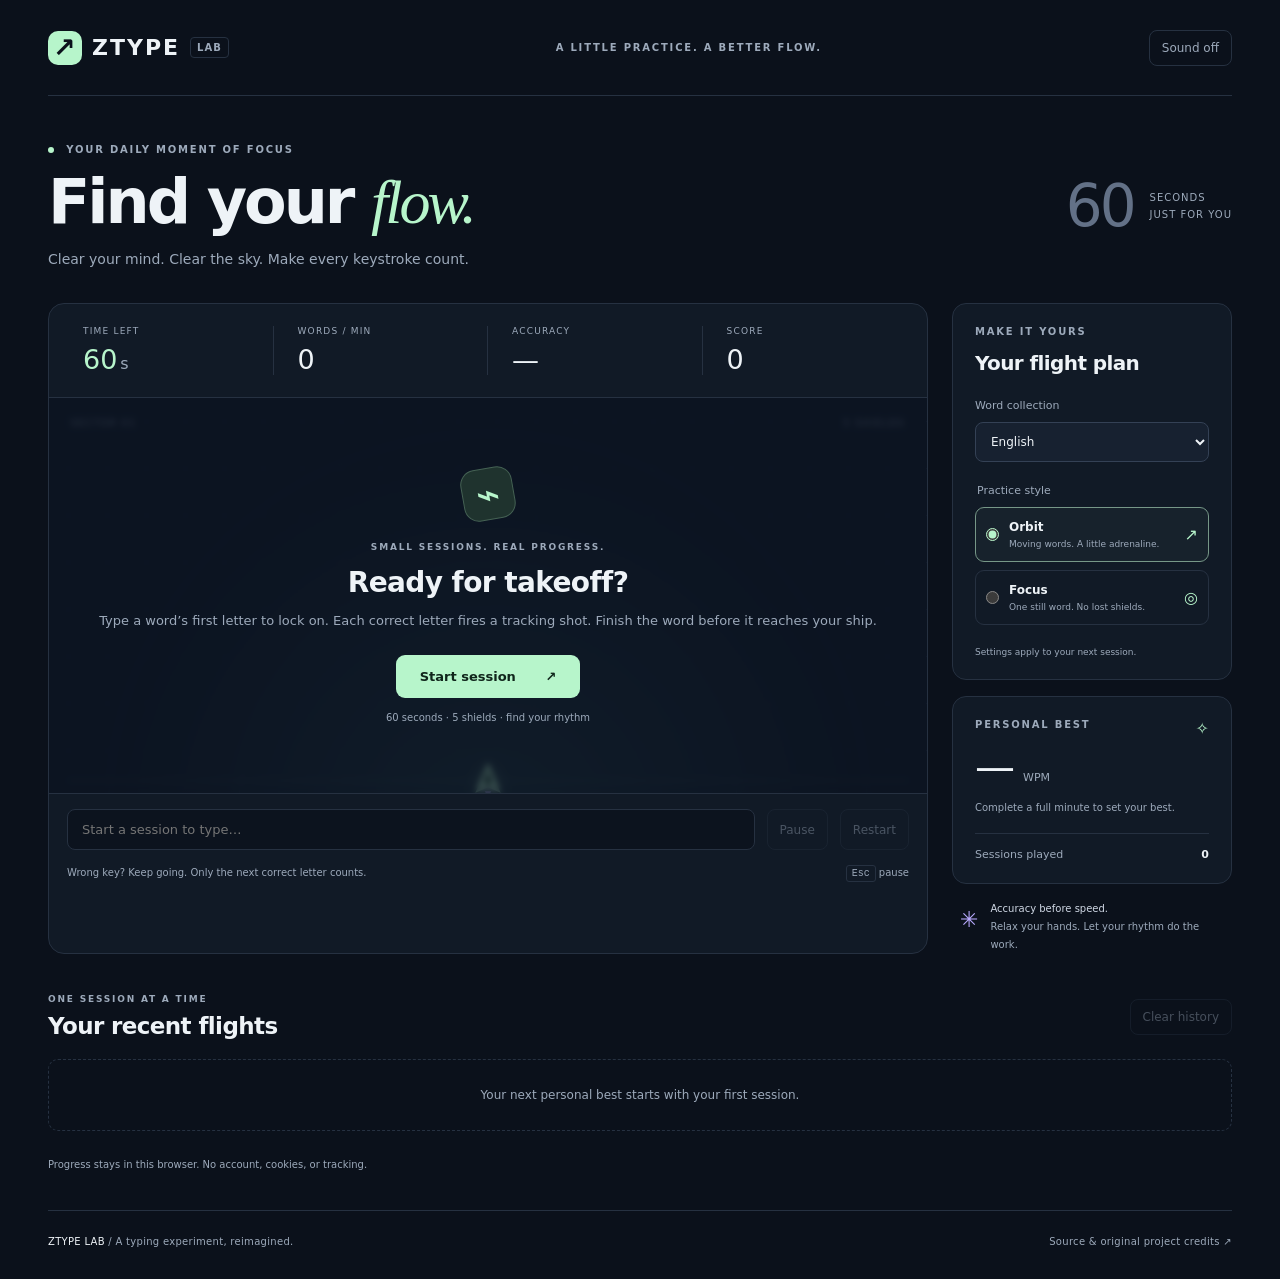
<file: docs/index.html>
<!doctype html><html lang="en"><head><meta charset="utf-8"><meta name="viewport" content="width=device-width, initial-scale=1"><meta http-equiv="refresh" content="0;url=play/"><title>ZType Lab</title></head><body><p><a href="play/">Play ZType Lab</a></p></body></html>
</file>
<file: docs/play/style.css>
:root{color-scheme:dark;--bg:#0b111b;--panel:#111a26;--border:#263141;--text:#eef3f7;--muted:#9daabb;--mint:#b7f5cb;--purple:#b9aaff;font-family:Inter,ui-sans-serif,system-ui,-apple-system,BlinkMacSystemFont,"Segoe UI",sans-serif;font-synthesis:none}
*{box-sizing:border-box}body{margin:0;background:var(--bg);color:var(--text)}button,input,select{font:inherit}button,a,input,select{touch-action:manipulation}button{cursor:pointer}button:disabled{opacity:.4;cursor:default}button:focus-visible,a:focus-visible,input:focus-visible,select:focus-visible{outline:3px solid var(--mint);outline-offset:4px}button{border:0}a{color:inherit;text-decoration:none}a:hover{text-decoration:underline}.shell{max-width:1280px;margin:auto;padding:0 48px}.topbar{height:96px;display:flex;align-items:center;justify-content:space-between;border-bottom:1px solid var(--border)}.brand{font-weight:850;letter-spacing:2px;display:flex;align-items:center;gap:10px;font-size:22px}.brand-icon{background:var(--mint);color:var(--bg);width:34px;height:34px;display:grid;place-items:center;border-radius:10px;font-size:27px}.badge{font-size:10px;font-weight:600;letter-spacing:1px;border:1px solid var(--border);padding:4px 6px;border-radius:4px;color:var(--muted)}.top-note,.eyebrow{font-size:10px;font-weight:650;letter-spacing:1.8px;color:var(--muted)}.quiet{background:transparent;color:var(--muted);padding:10px 12px;border:1px solid var(--border);border-radius:8px;font-size:12px}.quiet:hover:not(:disabled){background:#202c3c;color:var(--text)}.intro{display:flex;justify-content:space-between;align-items:center;padding:48px 0 36px}.eyebrow{margin:0 0 14px}.dot{display:inline-block;width:6px;height:6px;background:var(--mint);border-radius:50%;margin-right:7px}h1{font-size:clamp(40px,5vw,62px);letter-spacing:-3px;line-height:1.05;margin:14px 0 16px;font-weight:650}h1 em{font-family:Georgia,serif;color:var(--mint);font-weight:400}h2{font-weight:550;letter-spacing:-.6px}.subtitle{font-size:14px;color:var(--muted);margin:0}.session-label{display:flex;align-items:center;gap:16px;color:var(--muted)}.session-label strong{font-size:58px;font-weight:250;letter-spacing:-3px;color:#637187}.session-label span{font-size:10px;letter-spacing:1px;line-height:1.7}.workspace{display:grid;grid-template-columns:minmax(0,1fr) 280px;gap:24px}.game-panel{border:1px solid var(--border);border-radius:16px;overflow:hidden;background:var(--panel);min-width:0}.stats{display:grid;grid-template-columns:repeat(4,1fr);padding:22px 10px;border-bottom:1px solid var(--border)}.stats>div{padding:0 24px;border-right:1px solid var(--border)}.stats>div:last-child{border:0}.stats>div>span{display:block;color:var(--muted);font-size:9px;letter-spacing:1.2px;margin-bottom:8px}.stats strong{font-size:27px;font-weight:500;font-variant-numeric:tabular-nums}.stats strong span{font-size:16px;color:var(--muted);margin-left:3px}.stats>div:first-child strong{color:var(--mint)}.arena{height:395px;position:relative;overflow:hidden;background-color:#0d1522;background-image:radial-gradient(circle at 50% 110%,#1c3540 0,transparent 60%),radial-gradient(#8090aa55 .7px,transparent .7px);background-size:auto,39px 47px}.arena-label{position:absolute;top:20px;left:22px;right:22px;display:flex;justify-content:space-between;font-size:9px;letter-spacing:1.6px;color:#8d9cb2}.orbit{border:1px solid #4f677b25;border-radius:50%;position:absolute;left:50%;top:105%;transform:translate(-50%,-50%);pointer-events:none}.orbit-one{width:500px;height:500px}.orbit-two{width:760px;height:760px}.overlay{position:absolute;inset:0;display:flex;align-items:center;justify-content:center;flex-direction:column;z-index:3;text-align:center;padding:25px;background:#0d1522bd;backdrop-filter:blur(3px)}[hidden]{display:none!important}.launch-icon{width:52px;height:52px;border:1px solid #456254;background:#1f332e;border-radius:15px;display:grid;place-items:center;font-size:40px;color:var(--mint);margin-bottom:22px;transform:rotate(-10deg)}.overlay .eyebrow{font-size:9px}.overlay h2{font-size:28px;margin:0 0 10px}.overlay p:not(.eyebrow){font-size:13px;color:var(--muted);line-height:1.8;margin:0 0 22px}.primary{background:var(--mint);color:#10251b;border-radius:9px;padding:14px 24px;font-weight:650;font-size:13px;min-width:180px}.primary:hover{background:#d5ffdf}.primary span{margin-left:25px}.hint{font-size:10px;color:var(--muted);margin-top:14px}.ship{position:absolute;bottom:17px;left:50%;transform:translateX(-50%);color:var(--mint);font-size:28px;text-shadow:0 0 28px #b7f5cb80}.boundary{position:absolute;bottom:12px;left:20px;right:20px;border-top:1px dashed #b7f5cb40}.input-row{display:flex;gap:12px;padding:15px 18px;border-top:1px solid var(--border)}.input-row input{width:100%;min-width:0;background:#0c131e;border:1px solid var(--border);border-radius:8px;padding:12px 14px;color:var(--mint);font-size:13px}.game-footer{display:flex;justify-content:space-between;gap:12px;padding:0 18px 16px;font-size:10px;color:var(--muted);line-height:1.5}.game-footer>span:last-child{white-space:nowrap}kbd{font:9px inherit;border:1px solid var(--border);border-radius:3px;padding:2px 5px}.sidebar{display:flex;flex-direction:column;gap:16px}.card{background:var(--panel);border:1px solid var(--border);border-radius:14px;padding:22px}.card h2{font-size:20px;margin:0 0 24px}.card label:not(.mode),legend{font-size:11px;color:var(--muted);display:block;margin-bottom:10px}select{width:100%;background:#172130;border:1px solid #344155;color:var(--text);padding:11px;border-radius:8px;font-size:12px}fieldset{border:0;margin:22px 0 0;padding:0}.mode{display:flex;align-items:center;gap:10px;padding:12px 10px;border:1px solid var(--border);border-radius:9px;margin-bottom:8px;cursor:pointer}.mode:has(input:checked){border-color:#769787;background:#b7f5cb09}.mode input{accent-color:var(--mint);margin:0}.mode span:nth-child(2){flex:1}.mode strong{font-size:12px;font-weight:600;display:block}.mode small{font-size:9px;color:var(--muted);display:block;margin-top:5px}.mode>span:last-child{color:var(--mint)}.settings-note{font-size:9px;color:var(--muted);margin:14px 0 0}.card-heading{display:flex;justify-content:space-between}.card-heading>span{color:var(--mint)}.best strong{font-size:40px;font-weight:450;letter-spacing:-2px}.best>span{font-size:11px;color:var(--muted);margin-left:10px}.progress p:not(.eyebrow){font-size:10px;color:var(--muted);line-height:1.5}.progress-bottom{display:flex;justify-content:space-between;border-top:1px solid var(--border);margin-top:18px;padding-top:14px;font-size:11px;color:var(--muted)}.progress-bottom strong{color:var(--text)}.tip{display:flex;gap:12px;padding:0 8px;color:var(--muted);font-size:10px;line-height:1.8}.tip>span{font-size:22px;color:var(--purple)}.tip p{margin:0}.tip strong{font-weight:500;color:#d0d8e5}.history-section{margin:40px 0}.history-heading{display:flex;justify-content:space-between;align-items:center}.history-heading h2{font-size:23px;margin:0}.history-heading .eyebrow{font-size:9px;margin-bottom:9px}#empty-history{border:1px dashed var(--border);border-radius:10px;text-align:center;padding:28px;font-size:12px;color:var(--muted);margin-top:20px}.privacy{font-size:10px;color:var(--muted);margin-top:16px}.table-wrap{overflow-x:auto}table{width:100%;border-collapse:collapse;font-size:12px;margin-top:24px;text-align:left}th{font-size:10px;color:var(--muted);font-weight:400}th,td{padding:14px 12px;border-bottom:1px solid var(--border);white-space:nowrap}td:nth-child(3){color:var(--mint)}.page-footer{display:flex;justify-content:space-between;gap:16px;border-top:1px solid var(--border);padding:25px 0 32px;font-size:10px;letter-spacing:.3px}.page-footer a,.muted{color:var(--muted)}.target{position:absolute;transform:translate(-50%,-50%);background:#1a2638;border:1px solid #44546c;border-radius:7px;padding:7px 10px;font-family:ui-monospace,SFMono-Regular,Consolas,monospace;font-size:clamp(11px,1.2vw,16px);letter-spacing:.5px;white-space:nowrap;box-shadow:0 4px 14px #0003}.target.locked{border-color:var(--mint);background:#203e35;box-shadow:0 0 18px #b7f5cb18}.target .typed{color:var(--mint)}.target.focus-target{font-size:32px;padding:18px 28px}.arena.error{box-shadow:inset 0 0 0 2px #f69e9e}dialog{max-width:500px;width:calc(100% - 32px);border:1px solid #3b4c5c;background:var(--panel);color:var(--text);border-radius:18px;padding:32px;text-align:center}dialog::backdrop{background:#060b14ce;backdrop-filter:blur(6px)}dialog h2{font-size:32px;margin:16px 0}dialog p:not(.eyebrow){font-size:13px;color:var(--muted);line-height:1.7}dialog .quiet{margin-top:12px}.result-grid{display:grid;grid-template-columns:repeat(3,1fr);gap:15px;margin:30px 0}.result-grid strong{display:block;font-size:30px;font-weight:500;color:var(--mint)}.result-grid span{font-size:9px;color:var(--muted);letter-spacing:1px}.sr-only{position:absolute;width:1px;height:1px;padding:0;margin:-1px;overflow:hidden;clip:rect(0,0,0,0);white-space:nowrap;border:0}
@media(min-width:700px){.target{max-width:20%}}@media(max-width:950px){.shell{padding:0 24px}.workspace{grid-template-columns:minmax(0,1fr) 245px;gap:16px}.stats>div{padding:0 12px}.card{padding:18px}.top-note{display:none}.game-footer>span:first-child{max-width:70%}}
@media(max-width:720px){.shell{padding:0 16px}.topbar{height:76px}.intro{padding:30px 0}.intro h1{letter-spacing:-2px}.session-label{display:none}.subtitle{font-size:12px;line-height:1.7}.workspace{grid-template-columns:1fr}.sidebar{display:grid;grid-template-columns:1fr 1fr;gap:12px}.setup{grid-row:span 2}.tip{align-self:start;padding:0}.stats>div{padding:0 14px}.arena{height:340px}.target{padding:6px;font-size:11px;letter-spacing:0}.target.focus-target{font-size:26px}.game-footer{font-size:9px}.page-footer{flex-direction:column;font-size:9px}.history-heading h2{font-size:20px}}
@media(max-width:420px){.sidebar{grid-template-columns:1fr}.setup{grid-row:auto}.tip{display:none}.stats>div{padding:0 9px}.stats>div>span{font-size:8px}.stats strong{font-size:23px}.overlay h2{font-size:25px}}
@media(prefers-reduced-motion:reduce){*,*::before,*::after{scroll-behavior:auto!important;animation:none!important;transition:none!important}}

/* Projectile rendering uses the same world coordinates as the engine. */
#combat { position: absolute; inset: 0; width: 100%; height: 100%; pointer-events: none; z-index: 1; overflow: visible; }
.laser { stroke: #d4ffe5; stroke-width: 3; stroke-linecap: round; filter: drop-shadow(0 0 4px #83f2b4); }
.impact { fill: none; stroke: #b7f5cb; stroke-width: 2; }
.destruction { stroke: #c6b4ff; stroke-width: 3; }
.spark { fill: #c6b4ff; }
.target { z-index: 2; }
.target.secured { border-color: #b9aaff; background: #302647; }
.ship { top: 92%; bottom: auto; width: 32px; height: 38px; z-index: 2; transform-origin: center; }
.ship svg { width: 100%; height: 100%; display: block; filter: drop-shadow(0 0 8px #b7f5cb55); }
</file>
